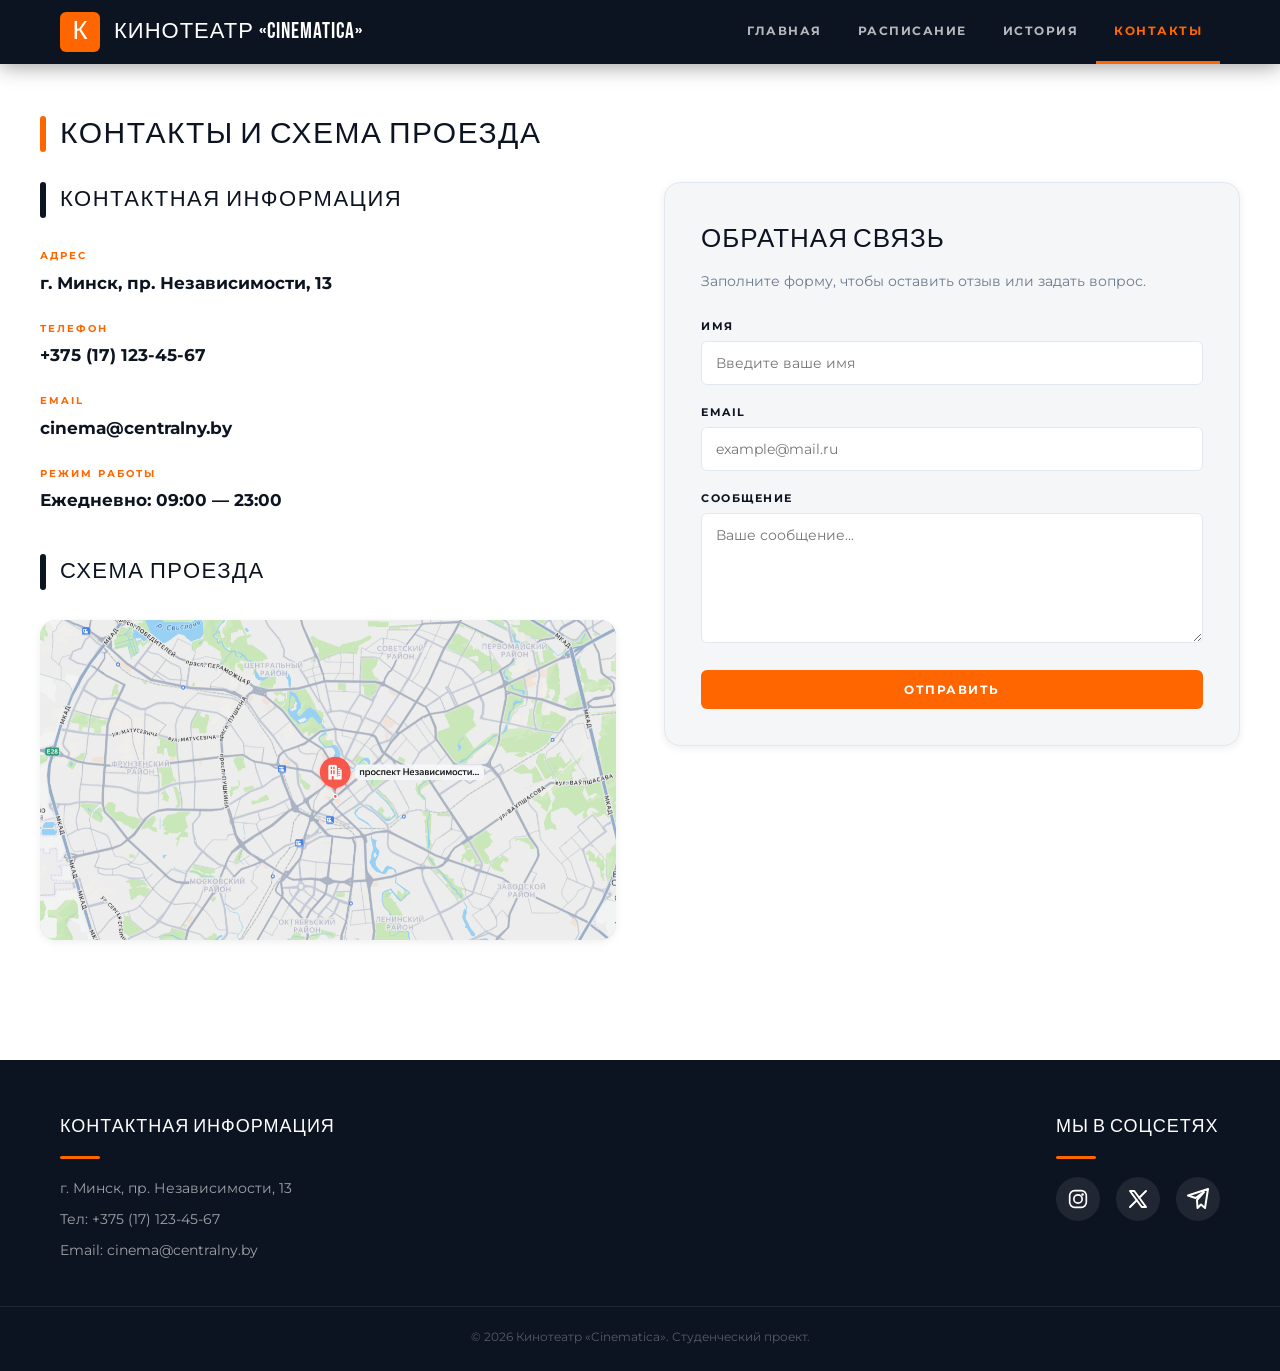
<file: Murashko_Cinematika/contacts.html>
<!DOCTYPE html>
<html lang="ru">
<head>
    <meta charset="UTF-8">
    <meta name="viewport" content="width=device-width, initial-scale=1.0">
    <title>Кинотеатр «Cinematica» — Контакты</title>
    <link rel="stylesheet" href="./css/style.css">
</head>
<body>

    <!-- ШАПКА -->
    <header class="header">
        <div class="container header-content">
            <a href="index.html" class="logo-area" aria-label="На главную страницу">
                <div class="logo-box" aria-hidden="true">К</div>
                <h1 class="site-title">КИНОТЕАТР «Cinematica»</h1>
            </a>
            <nav class="nav" aria-label="Основная навигация">
                <a href="index.html"    class="nav-link">ГЛАВНАЯ</a>
                <a href="schedule.html" class="nav-link">РАСПИСАНИЕ</a>
                <a href="history.html"  class="nav-link">ИСТОРИЯ</a>
                <a href="contacts.html" class="nav-link active" aria-current="page">КОНТАКТЫ</a>
            </nav>
        </div>
    </header>

    <!-- КОНТЕНТ -->
    <main class="container main-content" id="main">

        <div class="section-title">
            <div class="indicator orange" aria-hidden="true"></div>
            <h2>КОНТАКТЫ И СХЕМА ПРОЕЗДА</h2>
        </div>

        <div class="contacts-layout">

            <!-- ЛЕВАЯ КОЛОНКА -->
            <section aria-labelledby="contact-info-heading">
                <div class="section-title sub-title">
                    <div class="indicator dark" aria-hidden="true"></div>
                    <h3 id="contact-info-heading">КОНТАКТНАЯ ИНФОРМАЦИЯ</h3>
                </div>

                <address>
                    <dl>
                        <div class="contact-item">
                            <dt class="label">АДРЕС</dt>
                            <dd class="value">г. Минск, пр. Независимости, 13</dd>
                        </div>
                        <div class="contact-item">
                            <dt class="label">ТЕЛЕФОН</dt>
                            <dd class="value">
                                <a href="tel:+375171234567">+375 (17) 123-45-67</a>
                            </dd>
                        </div>
                        <div class="contact-item">
                            <dt class="label">EMAIL</dt>
                            <dd class="value">
                                <a href="mailto:cinema@centralny.by">cinema@centralny.by</a>
                            </dd>
                        </div>
                        <div class="contact-item">
                            <dt class="label">РЕЖИМ РАБОТЫ</dt>
                            <dd class="value">Ежедневно: 09:00 — 23:00</dd>
                        </div>
                    </dl>
                </address>

                <div class="section-title sub-title" style="margin-top:40px;">
                    <div class="indicator dark" aria-hidden="true"></div>
                    <h3>СХЕМА ПРОЕЗДА</h3>
                </div>

                <figure class="map-placeholder">
                    <img src="./img/map.png"
                        alt="Карта: проспект Независимости, Минск">
                </figure>
            </section>

            <!-- ПРАВАЯ КОЛОНКА: ФОРМА -->
            <section aria-labelledby="feedback-heading">
                <div class="feedback-card">
                    <h3 id="feedback-heading">ОБРАТНАЯ СВЯЗЬ</h3>
                    <p class="form-desc">Заполните форму, чтобы оставить отзыв или задать вопрос.</p>

                    <div id="contactFormWrap">
                        <div class="form-group">
                            <label for="contactName">ИМЯ</label>
                            <input type="text" id="contactName" name="name"
                                   placeholder="Введите ваше имя"
                                   autocomplete="given-name" required>
                        </div>
                        <div class="form-group">
                            <label for="contactEmail">EMAIL</label>
                            <input type="email" id="contactEmail" name="email"
                                   placeholder="example@mail.ru"
                                   autocomplete="email" required>
                        </div>
                        <div class="form-group">
                            <label for="contactMessage">СООБЩЕНИЕ</label>
                            <textarea id="contactMessage" name="message"
                                      placeholder="Ваше сообщение..."
                                      required></textarea>
                        </div>
                        <button type="button" class="submit-btn" id="contactSubmit">ОТПРАВИТЬ</button>
                    </div>
                </div>
            </section>

        </div>
    </main>

    <!-- ФУТЕР -->
    <footer class="footer">
        <div class="container footer-content">
            <div class="footer-info">
                <h4 class="footer-heading">КОНТАКТНАЯ ИНФОРМАЦИЯ</h4>
                <div class="footer-line"></div>
                <p>г. Минск, пр. Независимости, 13</p>
                <p>Тел: +375 (17) 123-45-67</p>
                <p>Email: cinema@centralny.by</p>
            </div>
            <div class="footer-socials">
                <h4 class="footer-heading">МЫ В СОЦСЕТЯХ</h4>
                <div class="footer-line"></div>
                <div class="social-icons">
                    <a href="https://www.instagram.com/kinoteatr.official/" class="social-link" target="_blank">
                        <svg width="20" height="20" viewBox="0 0 24 24" fill="none" stroke="white" stroke-width="2" aria-hidden="true">
                            <rect x="2" y="2" width="20" height="20" rx="6"/>
                            <circle cx="12" cy="12" r="5"/>
                            <circle cx="17.5" cy="6.5" r="1.5" fill="white" stroke="none"/>
                        </svg>
                    </a>
                    <a href="https://x.com/kinoteatr_kino" class="social-link" target="_blank">
                        <svg width="24" height="24" viewBox="0 0 24 24" fill="none" stroke="white" stroke-width="2" stroke-linecap="round" stroke-linejoin="round">
                            <path d="M4 4l11.733 16H20L8.267 4z"></path>
                            <path d="M4 20l6.768-6.768m2.464-2.464L20 4"></path>
                        </svg>
                    </a>
                    <a href="https://t.me/anndrey1337" class="social-link" target="_blank">
                        <svg width="24" height="24" viewBox="0 0 24 24" fill="none" stroke="white" stroke-width="2" stroke-linecap="round" stroke-linejoin="round">
                            <path d="M22 2L2 8.5L9.5 11L18 5L11 13L11.5 21L15 17.5L19 21L22 2Z"></path>
                        </svg>
                    </a>
                </div>
            </div>
        </div>
        <p class="copyright">© 2026 Кинотеатр «Cinematica». Студенческий проект.</p>
    </footer>

    <script src="./js/contacts.js"></script>

</body>
</html>
</file>
<file: Murashko_Cinematika/css/style.css>
@charset "UTF-8";
/* ============================================================
   КИНОТЕАТР «Cinematica» — СТИЛИ (SCSS)
   ============================================================ */
/* ---- 0. ШРИФТЫ ---- */
@import url("https://fonts.googleapis.com/css2?family=Bebas+Neue&family=Montserrat:wght@400;500;600;700&display=swap");
/* ---- ПЕРЕМЕННЫЕ ---- */
/* ---- 1. СБРОС ---- */
*, *::before, *::after {
  margin: 0;
  padding: 0;
  box-sizing: border-box;
}

html {
  scroll-behavior: smooth;
}

body {
  font-family: "Montserrat", sans-serif;
  background-color: #ffffff;
  color: #0d1421;
  line-height: 1.65;
  overflow-x: hidden;
}

img {
  max-width: 100%;
  height: auto;
  display: block;
}

a {
  color: inherit;
  text-decoration: none;
}

/* ---- 2. ВСПОМОГАТЕЛЬНЫЕ ---- */
.container {
  width: 100%;
  max-width: 1200px;
  margin: 0 auto;
  padding: 0 20px;
}

.visually-hidden {
  position: absolute;
  width: 1px;
  height: 1px;
  padding: 0;
  margin: -1px;
  overflow: hidden;
  white-space: nowrap;
  border: 0;
}

/* ---- 3. ШАПКА ---- */
.header {
  background-color: #0d1421;
  color: #ffffff;
  position: sticky;
  top: 0;
  z-index: 100;
  box-shadow: 0 2px 20px rgba(0, 0, 0, 0.4);
}
.header .header-content {
  display: flex;
  justify-content: space-between;
  align-items: stretch;
  min-height: 64px;
}
.header .logo-area {
  display: flex;
  align-items: center;
  gap: 14px;
  padding: 12px 0;
  transition: opacity 0.25s ease;
}
.header .logo-area:hover {
  opacity: 0.85;
}
.header .logo-box {
  background-color: #ff6600;
  width: 40px;
  height: 40px;
  display: flex;
  align-items: center;
  justify-content: center;
  font-family: "Bebas Neue", sans-serif;
  font-size: 26px;
  border-radius: 6px;
  flex-shrink: 0;
  letter-spacing: 0;
}
.header .site-title {
  font-family: "Bebas Neue", sans-serif;
  font-size: 22px;
  font-weight: 400;
  letter-spacing: 1px;
  line-height: 1;
}
.header .nav {
  display: flex;
  align-items: stretch;
}
.header .nav .nav-link {
  display: flex;
  align-items: center;
  padding: 0 18px;
  font-size: 12px;
  font-weight: 700;
  letter-spacing: 1.5px;
  text-transform: uppercase;
  color: rgba(255, 255, 255, 0.7);
  border-bottom: 3px solid transparent;
  transition: color 0.25s ease, border-color 0.25s ease;
}
.header .nav .nav-link:hover {
  color: #ffffff;
  border-bottom-color: #ff6600;
}
.header .nav .nav-link.active {
  color: #ff6600;
  border-bottom-color: #ff6600;
}

/* ---- 4. БАННЕР ---- */
.banner {
  position: relative;
  overflow: hidden;
}
.banner .banner-image {
  position: relative;
  width: 100%;
  height: 420px;
}
.banner .banner-image img {
  width: 100%;
  height: 100%;
  -o-object-fit: cover;
     object-fit: cover;
  -o-object-position: center 40%;
     object-position: center 40%;
  filter: brightness(0.65);
}
.banner .banner-text {
  position: absolute;
  top: 0;
  left: 0;
  right: 0;
  bottom: 0;
  display: flex;
  flex-direction: column;
  justify-content: flex-end;
  padding: 0 0 48px;
}
.banner .banner-eyebrow {
  font-size: 12px;
  font-weight: 700;
  letter-spacing: 4px;
  text-transform: uppercase;
  color: #ff6600;
  margin-bottom: 10px;
}
.banner .banner-heading {
  font-family: "Bebas Neue", sans-serif;
  font-size: 70px;
  color: #ffffff;
  line-height: 0.95;
  letter-spacing: 2px;
}
.banner .banner-sub {
  margin-top: 16px;
  font-size: 15px;
  color: rgba(255, 255, 255, 0.75);
  max-width: 520px;
  font-weight: 500;
}
.banner .banner-cta {
  display: inline-flex;
  align-items: center;
  gap: 8px;
  margin-top: 28px;
  background-color: #ff6600;
  color: #ffffff;
  padding: 14px 28px;
  font-weight: 700;
  font-size: 13px;
  letter-spacing: 1px;
  text-transform: uppercase;
  border-radius: 6px;
  transition: background-color 0.25s ease, transform 0.25s ease;
}
.banner .banner-cta:hover {
  background-color: #e65c00;
  transform: translateY(-2px);
}

/* ---- 5. КОНТЕНТ ---- */
.main-content {
  padding: 52px 0 60px;
}

.section-title {
  display: flex;
  align-items: center;
  gap: 14px;
  margin-bottom: 30px;
}
.section-title h2, .section-title h3 {
  font-family: "Bebas Neue", sans-serif;
  font-size: 30px;
  font-weight: 400;
  letter-spacing: 1.5px;
  color: #0d1421;
  line-height: 1;
}
.section-title h3 {
  font-size: 22px;
}

.orange-bar {
  width: 6px;
  height: 36px;
  background-color: #ff6600;
  border-radius: 3px;
  flex-shrink: 0;
}

.indicator {
  width: 6px;
  height: 36px;
  border-radius: 3px;
  flex-shrink: 0;
}
.indicator.orange {
  background-color: #ff6600;
}
.indicator.dark {
  background-color: #0d1421;
}

.description p, .history-text p {
  margin-bottom: 18px;
  font-size: 15px;
  color: #4a5568;
  max-width: 800px;
  line-height: 1.8;
}

/* ---- 6. КАРТОЧКИ ОСОБЕННОСТЕЙ ---- */
.features-grid {
  display: grid;
  grid-template-columns: 1fr 1fr 1fr;
  gap: 24px;
  margin-top: 10px;
}

.card {
  background-color: #f4f6f8;
  border: 1px solid #e2e8f0;
  border-radius: 16px;
  padding: 36px 28px;
  text-align: center;
  transition: transform 0.25s ease, box-shadow 0.25s ease;
}
.card:hover {
  transform: translateY(-6px);
  box-shadow: 0 6px 24px rgba(0, 0, 0, 0.12);
}
.card h3 {
  font-family: "Bebas Neue", sans-serif;
  font-size: 20px;
  font-weight: 400;
  letter-spacing: 1px;
  margin-bottom: 10px;
  color: #0d1421;
}
.card p {
  font-size: 14px;
  color: #6b7a8d;
  line-height: 1.7;
}
.card .icon-circle {
  width: 72px;
  height: 72px;
  background-color: rgba(255, 102, 0, 0.1);
  border-radius: 50%;
  display: flex;
  align-items: center;
  justify-content: center;
  margin: 0 auto 20px;
}

/* ---- 7. РАСПИСАНИЕ ---- */
.date-selector {
  display: flex;
  gap: 10px;
  margin-bottom: 32px;
  flex-wrap: wrap;
}

.date-btn {
  background-color: #f4f6f8;
  border: 1px solid #e2e8f0;
  padding: 10px 28px;
  font-family: "Montserrat", sans-serif;
  font-weight: 700;
  font-size: 13px;
  letter-spacing: 1px;
  text-transform: uppercase;
  border-radius: 6px;
  cursor: pointer;
  transition: all 0.25s ease;
  color: #0d1421;
}
.date-btn:hover {
  border-color: #ff6600;
  color: #ff6600;
}
.date-btn.active {
  background-color: #ff6600;
  border-color: #ff6600;
  color: #ffffff;
}

.divider {
  border: 0;
  border-top: 1px solid #e2e8f0;
  margin: 0 0 32px;
}

/* ---- 8. СЕТКА И КАРТОЧКИ ФИЛЬМОВ ---- */
.movie-grid {
  display: grid;
  grid-template-columns: 1fr 1fr 1fr 1fr;
  gap: 22px;
}

.movie-card {
  background-color: #ffffff;
  border: 1px solid #e2e8f0;
  border-radius: 10px;
  overflow: hidden;
  display: flex;
  flex-direction: column;
  transition: transform 0.25s ease, box-shadow 0.25s ease;
}
.movie-card:hover {
  transform: translateY(-5px);
  box-shadow: 0 6px 24px rgba(0, 0, 0, 0.12);
}
.movie-card .poster-area {
  position: relative;
  height: 260px;
  background-color: #111;
  cursor: pointer;
  overflow: hidden;
}
.movie-card .poster-area img {
  width: 100%;
  height: 100%;
  -o-object-fit: cover;
     object-fit: cover;
  opacity: 0.75;
  transition: transform 0.4s ease, opacity 0.25s ease;
}
.movie-card .poster-area:hover img {
  transform: scale(1.06);
  opacity: 0.6;
}
.movie-card .poster-area:hover .poster-overlay {
  opacity: 1;
}
.movie-card .poster-overlay {
  position: absolute;
  top: 0;
  left: 0;
  right: 0;
  bottom: 0;
  display: flex;
  justify-content: center;
  align-items: center;
  opacity: 0;
  transition: opacity 0.25s ease;
  pointer-events: none;
}
.movie-card .poster-box {
  border: 2px solid #ffffff;
  color: #ffffff;
  padding: 10px 20px;
  font-weight: 700;
  font-size: 12px;
  letter-spacing: 2px;
  text-transform: uppercase;
  border-radius: 6px;
  background: rgba(0, 0, 0, 0.25);
}
.movie-card .movie-details {
  padding: 16px;
  flex-grow: 1;
  display: flex;
  flex-direction: column;
}
.movie-card .movie-title {
  font-family: "Bebas Neue", sans-serif;
  font-size: 18px;
  font-weight: 400;
  letter-spacing: 0.5px;
  color: #0d1421;
  margin-bottom: 4px;
}
.movie-card .movie-genre {
  font-size: 11px;
  color: #6b7a8d;
  font-weight: 600;
  text-transform: uppercase;
  letter-spacing: 0.5px;
  margin-bottom: 14px;
}
.movie-card .time-slots {
  display: flex;
  flex-wrap: wrap;
  gap: 6px;
  margin-bottom: 14px;
  flex-grow: 1;
}
.movie-card .time-slots span {
  background: #eef2f7;
  padding: 5px 10px;
  font-size: 12px;
  font-weight: 700;
  border-radius: 6px;
  color: #0d1421;
}

/* ---- 9. КНОПКИ ---- */
.buy-button,
.submit-btn,
.submit-request-btn {
  background-color: #ff6600;
  color: #ffffff;
  border: none;
  padding: 12px 16px;
  width: 100%;
  font-family: "Montserrat", sans-serif;
  font-weight: 700;
  font-size: 12px;
  letter-spacing: 1.5px;
  cursor: pointer;
  border-radius: 6px;
  text-transform: uppercase;
  transition: background-color 0.25s ease, transform 0.25s ease;
  margin-top: auto;
}
.buy-button:hover,
.submit-btn:hover,
.submit-request-btn:hover {
  background-color: #e65c00;
  transform: translateY(-1px);
}

/* ---- 10. МОДАЛЬНЫЕ ОКНА ---- */
.modal-overlay {
  display: none;
  position: fixed;
  top: 0;
  left: 0;
  right: 0;
  bottom: 0;
  background-color: rgba(13, 20, 33, 0.88);
  z-index: 500;
  justify-content: center;
  align-items: center;
  padding: 20px;
}

.modal-content {
  background-color: #ffffff;
  width: 100%;
  max-width: 460px;
  padding: 36px;
  border-radius: 16px;
  position: relative;
  box-shadow: 0 16px 48px rgba(0, 0, 0, 0.18);
  animation: fadeUp 0.25s ease;
}
.modal-content h3 {
  font-family: "Bebas Neue", sans-serif;
  font-size: 26px;
  font-weight: 400;
  letter-spacing: 1px;
  text-align: center;
  margin-bottom: 8px;
}

@keyframes fadeUp {
  from {
    opacity: 0;
    transform: translateY(20px);
  }
  to {
    opacity: 1;
    transform: translateY(0);
  }
}
.close-modal {
  position: absolute;
  top: 16px;
  right: 20px;
  font-size: 24px;
  cursor: pointer;
  color: #6b7a8d;
  line-height: 1;
  transition: color 0.25s ease;
}
.close-modal:hover {
  color: #0d1421;
}

/* ---- 11. ФОРМА ---- */
.form-group {
  margin-bottom: 18px;
}
.form-group label {
  display: block;
  font-size: 11px;
  font-weight: 700;
  letter-spacing: 1.5px;
  text-transform: uppercase;
  color: #0d1421;
  margin-bottom: 6px;
}
.form-group input,
.form-group textarea {
  width: 100%;
  padding: 12px 14px;
  border: 1.5px solid #e2e8f0;
  border-radius: 6px;
  font-family: "Montserrat", sans-serif;
  font-size: 14px;
  color: #0d1421;
  background-color: #ffffff;
  transition: border-color 0.25s ease, box-shadow 0.25s ease;
  outline: none;
}
.form-group input:focus,
.form-group textarea:focus {
  border-color: #ff6600;
  box-shadow: 0 0 0 3px rgba(255, 102, 0, 0.15);
}
.form-group textarea {
  min-height: 130px;
  resize: vertical;
}

.form-desc {
  font-size: 14px;
  color: #6b7a8d;
  margin-bottom: 24px;
}

/* ---- 12. ИСТОРИЯ И ГАЛЕРЕЯ ---- */
.history-section,
.gallery-section {
  margin-bottom: 52px;
}

.gallery-grid {
  display: grid;
  grid-template-columns: 1fr 1fr 1fr;
  gap: 22px;
}

.gallery-item {
  border-radius: 10px;
  overflow: hidden;
  box-shadow: 0 2px 8px rgba(0, 0, 0, 0.07);
}

.image-container {
  position: relative;
  height: 240px;
  overflow: hidden;
}
.image-container img {
  width: 100%;
  height: 100%;
  -o-object-fit: cover;
     object-fit: cover;
  transition: transform 0.4s ease;
}
.image-container:hover img {
  transform: scale(1.08);
}

.gallery-caption {
  background: #0d1421;
  color: rgba(255, 255, 255, 0.8);
  padding: 10px 16px;
  font-size: 11px;
  font-weight: 700;
  letter-spacing: 1.5px;
  text-transform: uppercase;
  text-align: center;
}

/* ---- 13. КОНТАКТЫ ---- */
.contacts-layout {
  display: grid;
  grid-template-columns: 1fr 1fr;
  gap: 48px;
  align-items: start;
}

address {
  font-style: normal;
}

.contact-item {
  margin-bottom: 24px;
}
.contact-item dt.label {
  color: #ff6600;
  font-size: 10px;
  font-weight: 700;
  letter-spacing: 2px;
  text-transform: uppercase;
  margin-bottom: 4px;
}
.contact-item dd.value {
  font-size: 17px;
  font-weight: 700;
  color: #0d1421;
}
.contact-item dd.value a {
  transition: color 0.25s ease;
}
.contact-item dd.value a:hover {
  color: #ff6600;
}

.map-placeholder {
  width: 100%;
  height: 320px;
  border-radius: 16px;
  overflow: hidden;
  position: relative;
  background-color: #c8d0d8;
  margin-top: 16px;
  box-shadow: 0 2px 8px rgba(0, 0, 0, 0.07);
}
.map-placeholder img {
  width: 100%;
  height: 100%;
  -o-object-fit: cover;
     object-fit: cover;
  opacity: 0.85;
}

.feedback-card {
  background-color: #f4f6f8;
  padding: 36px;
  border-radius: 16px;
  border: 1px solid #e2e8f0;
  box-shadow: 0 2px 8px rgba(0, 0, 0, 0.07);
}
.feedback-card h3 {
  font-family: "Bebas Neue", sans-serif;
  font-size: 26px;
  font-weight: 400;
  letter-spacing: 1px;
  margin-bottom: 8px;
}

/* ---- 14. ФУТЕР ---- */
.footer {
  background-color: #0d1421;
  color: #ffffff;
  padding: 52px 0 24px;
  margin-top: 60px;
}
.footer .footer-content {
  display: flex;
  justify-content: space-between;
  flex-wrap: wrap;
  gap: 36px;
}
.footer .footer-heading {
  font-family: "Bebas Neue", sans-serif;
  font-size: 18px;
  font-weight: 400;
  letter-spacing: 1px;
  margin-bottom: 14px;
}
.footer .footer-line {
  width: 40px;
  height: 3px;
  background: #ff6600;
  border-radius: 2px;
  margin-bottom: 18px;
}
.footer .footer-info p {
  font-size: 14px;
  color: rgba(255, 255, 255, 0.6);
  margin-bottom: 8px;
}
.footer .social-icons {
  display: flex;
  gap: 16px;
}
.footer .social-link {
  width: 44px;
  height: 44px;
  background: rgba(255, 255, 255, 0.08);
  border-radius: 50%;
  display: flex;
  align-items: center;
  justify-content: center;
  transition: background-color 0.25s ease, transform 0.25s ease;
}
.footer .social-link:hover {
  background-color: #ff6600;
  transform: scale(1.1);
}
.footer .copyright {
  text-align: center;
  color: rgba(255, 255, 255, 0.3);
  font-size: 12px;
  margin-top: 36px;
  border-top: 1px solid rgba(255, 255, 255, 0.08);
  padding-top: 20px;
}

/* ---- 15. АДАПТИВНОСТЬ ---- */
@media (max-width: 1024px) {
  .movie-grid {
    grid-template-columns: 1fr 1fr;
  }
  .features-grid,
  .gallery-grid {
    grid-template-columns: 1fr 1fr;
  }
}
@media (max-width: 768px) {
  .header .header-content {
    flex-wrap: wrap;
    padding: 12px 0;
    gap: 10px;
  }
  .header .site-title {
    font-size: 17px;
  }
  .header .nav {
    justify-content: center;
  }
  .header .nav .nav-link {
    padding: 8px 12px;
    font-size: 11px;
    border-bottom: none;
    border-top: 2px solid transparent;
  }
  .header .nav .nav-link.active, .header .nav .nav-link:hover {
    border-top-color: #ff6600;
    border-bottom: none;
    color: #ff6600;
  }
  .banner .banner-image {
    height: 300px;
  }
  .banner .banner-heading {
    font-size: 42px;
  }
  .contacts-layout {
    grid-template-columns: 1fr;
  }
  .footer .footer-content {
    flex-direction: column;
    align-items: flex-start;
  }
}
@media (max-width: 540px) {
  .movie-grid {
    grid-template-columns: 1fr;
  }
  .features-grid,
  .gallery-grid {
    grid-template-columns: 1fr;
  }
  .banner .banner-image {
    height: 240px;
  }
  .banner .banner-text {
    padding-bottom: 28px;
  }
  .banner .banner-heading {
    font-size: 32px;
  }
  .banner .banner-sub,
  .banner .banner-cta {
    display: none;
  }
  .section-title h2 {
    font-size: 22px;
  }
  .date-btn {
    width: 100%;
    text-align: center;
  }
  .feedback-card {
    padding: 24px;
  }
  .modal-content {
    padding: 24px;
  }
}/*# sourceMappingURL=style.css.map */
</file>
